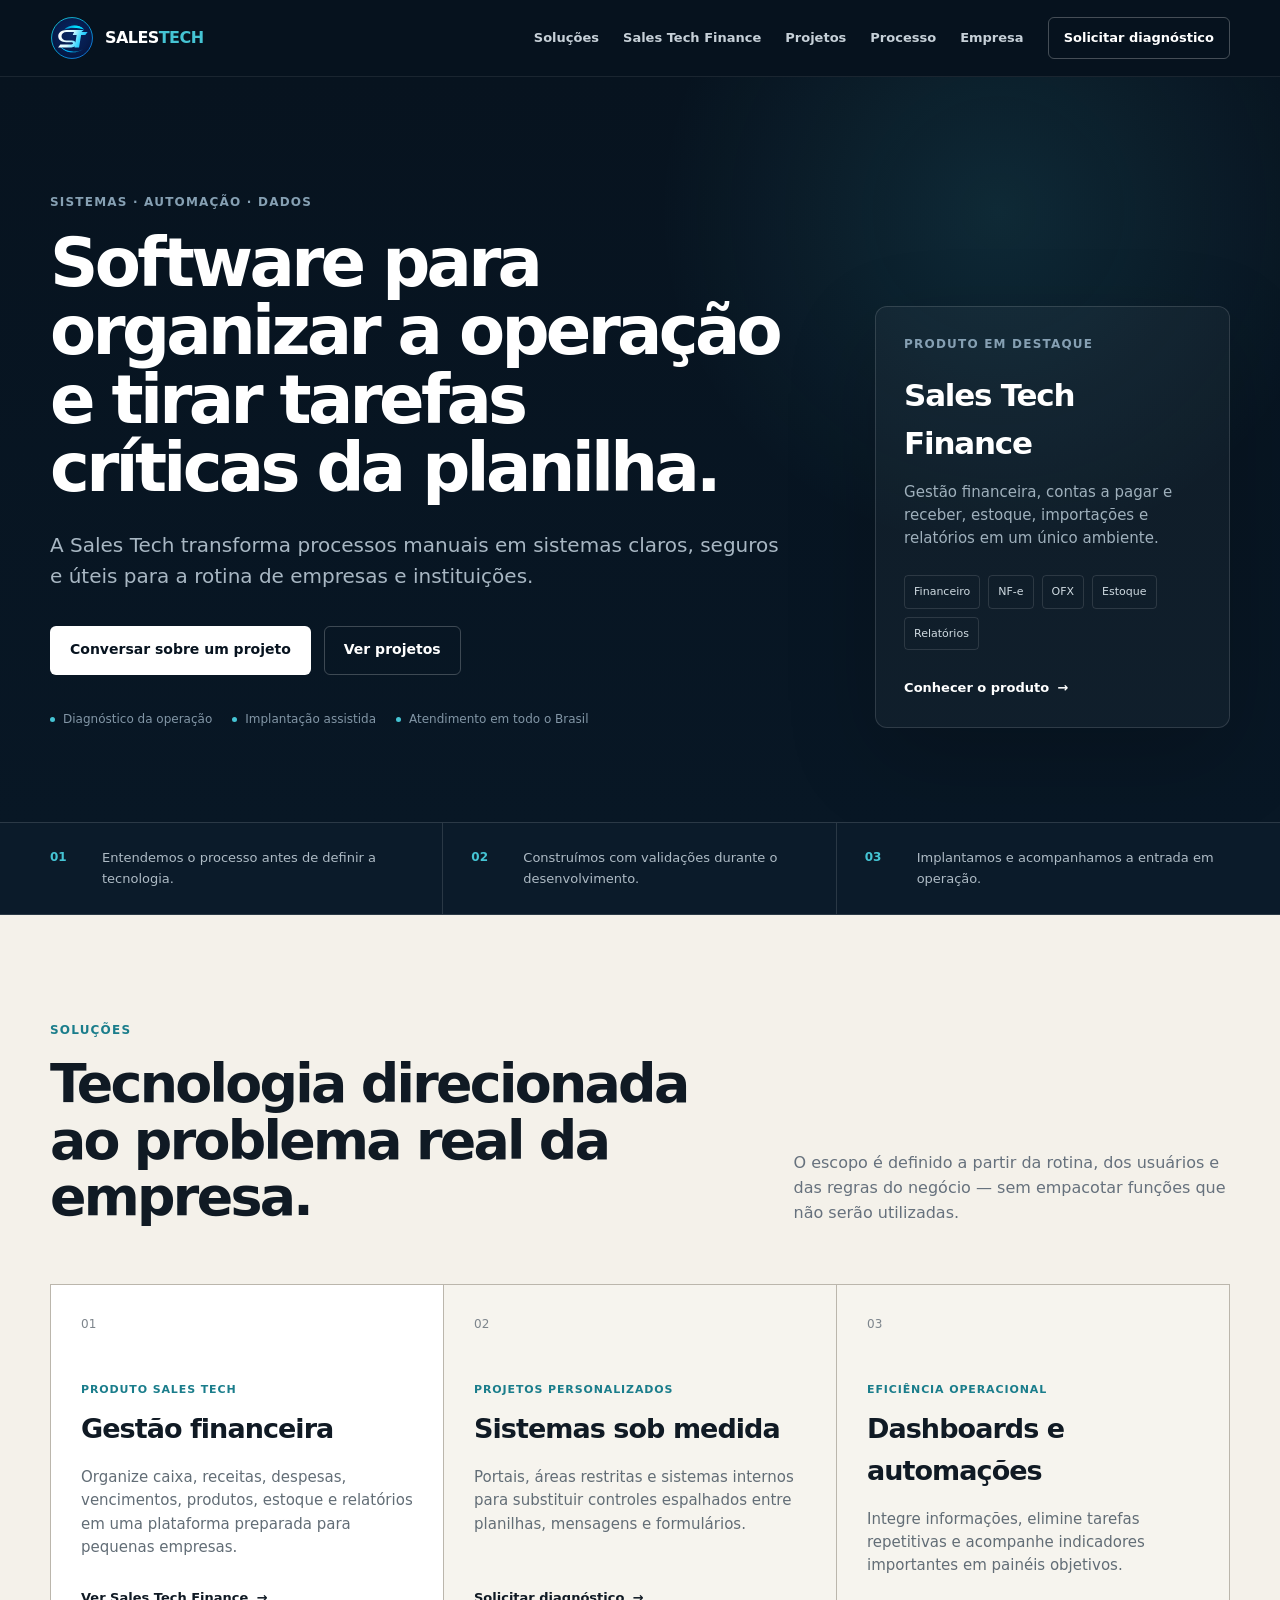
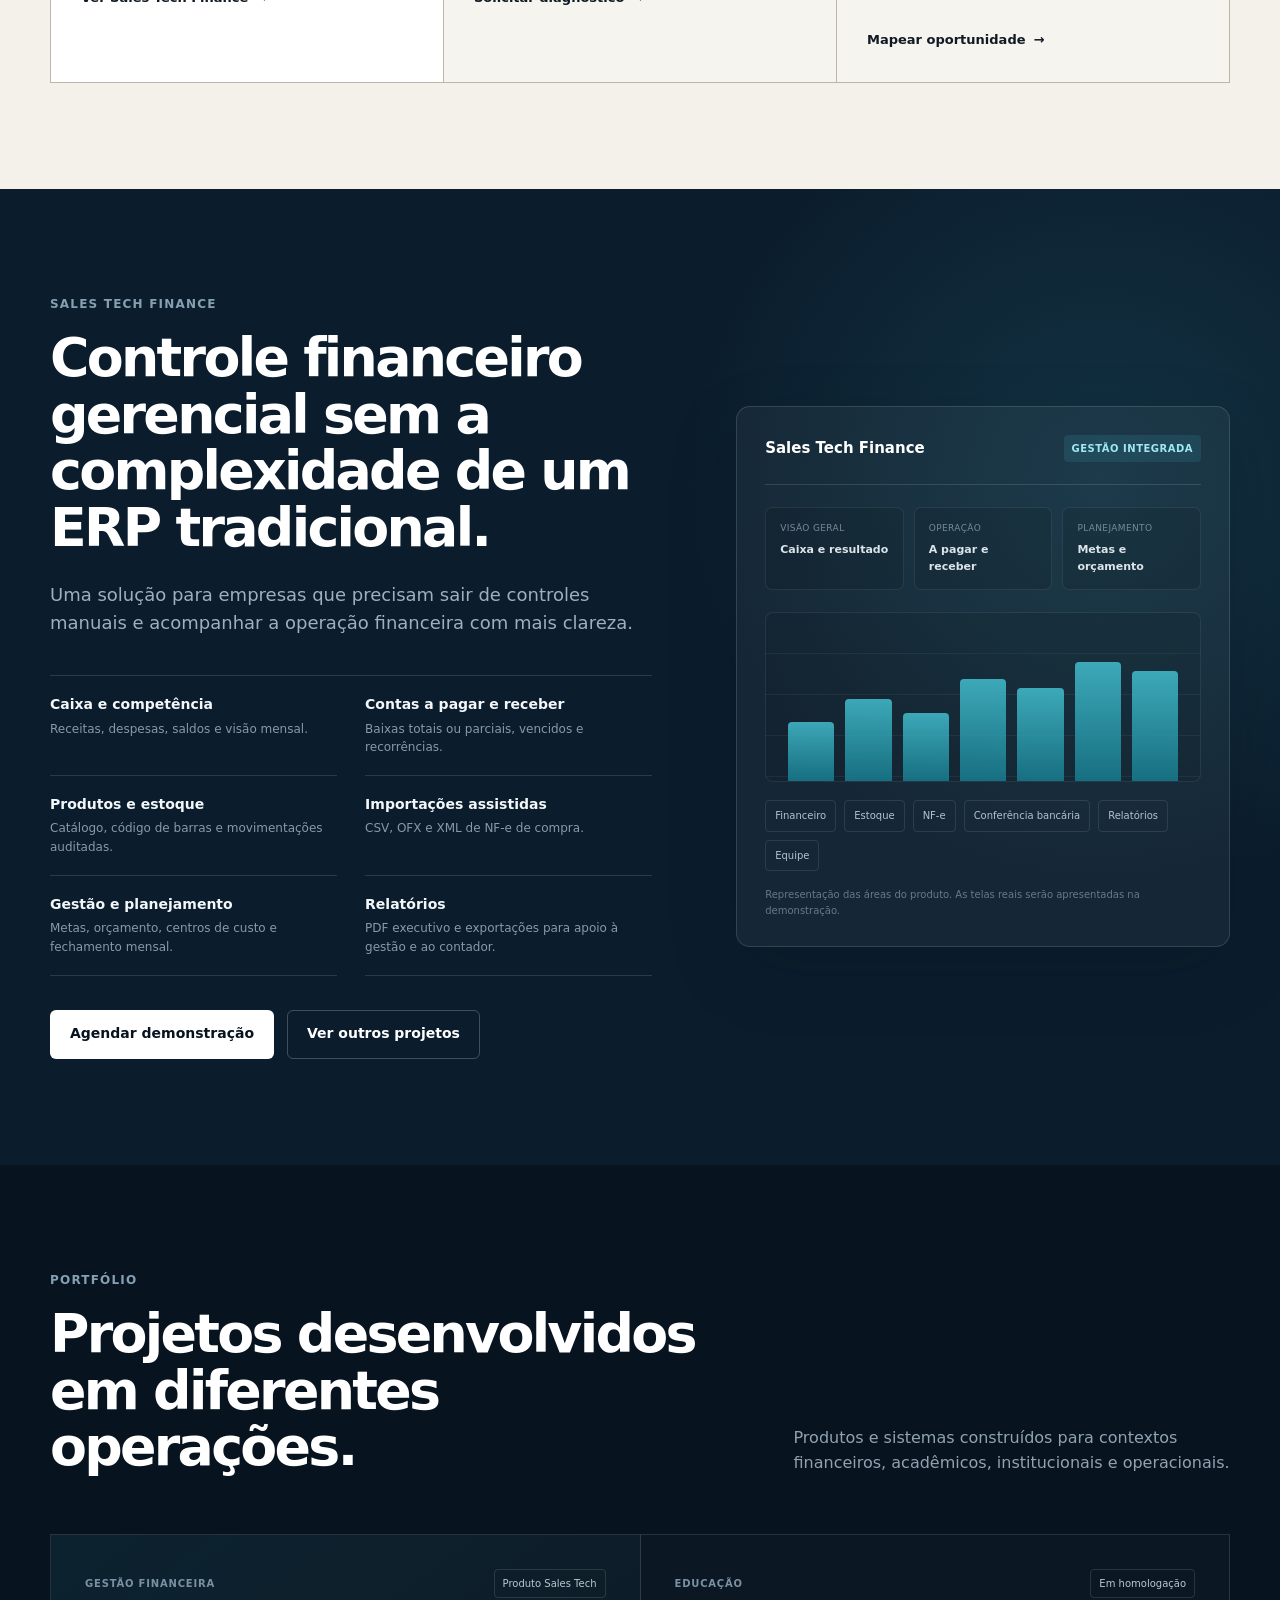
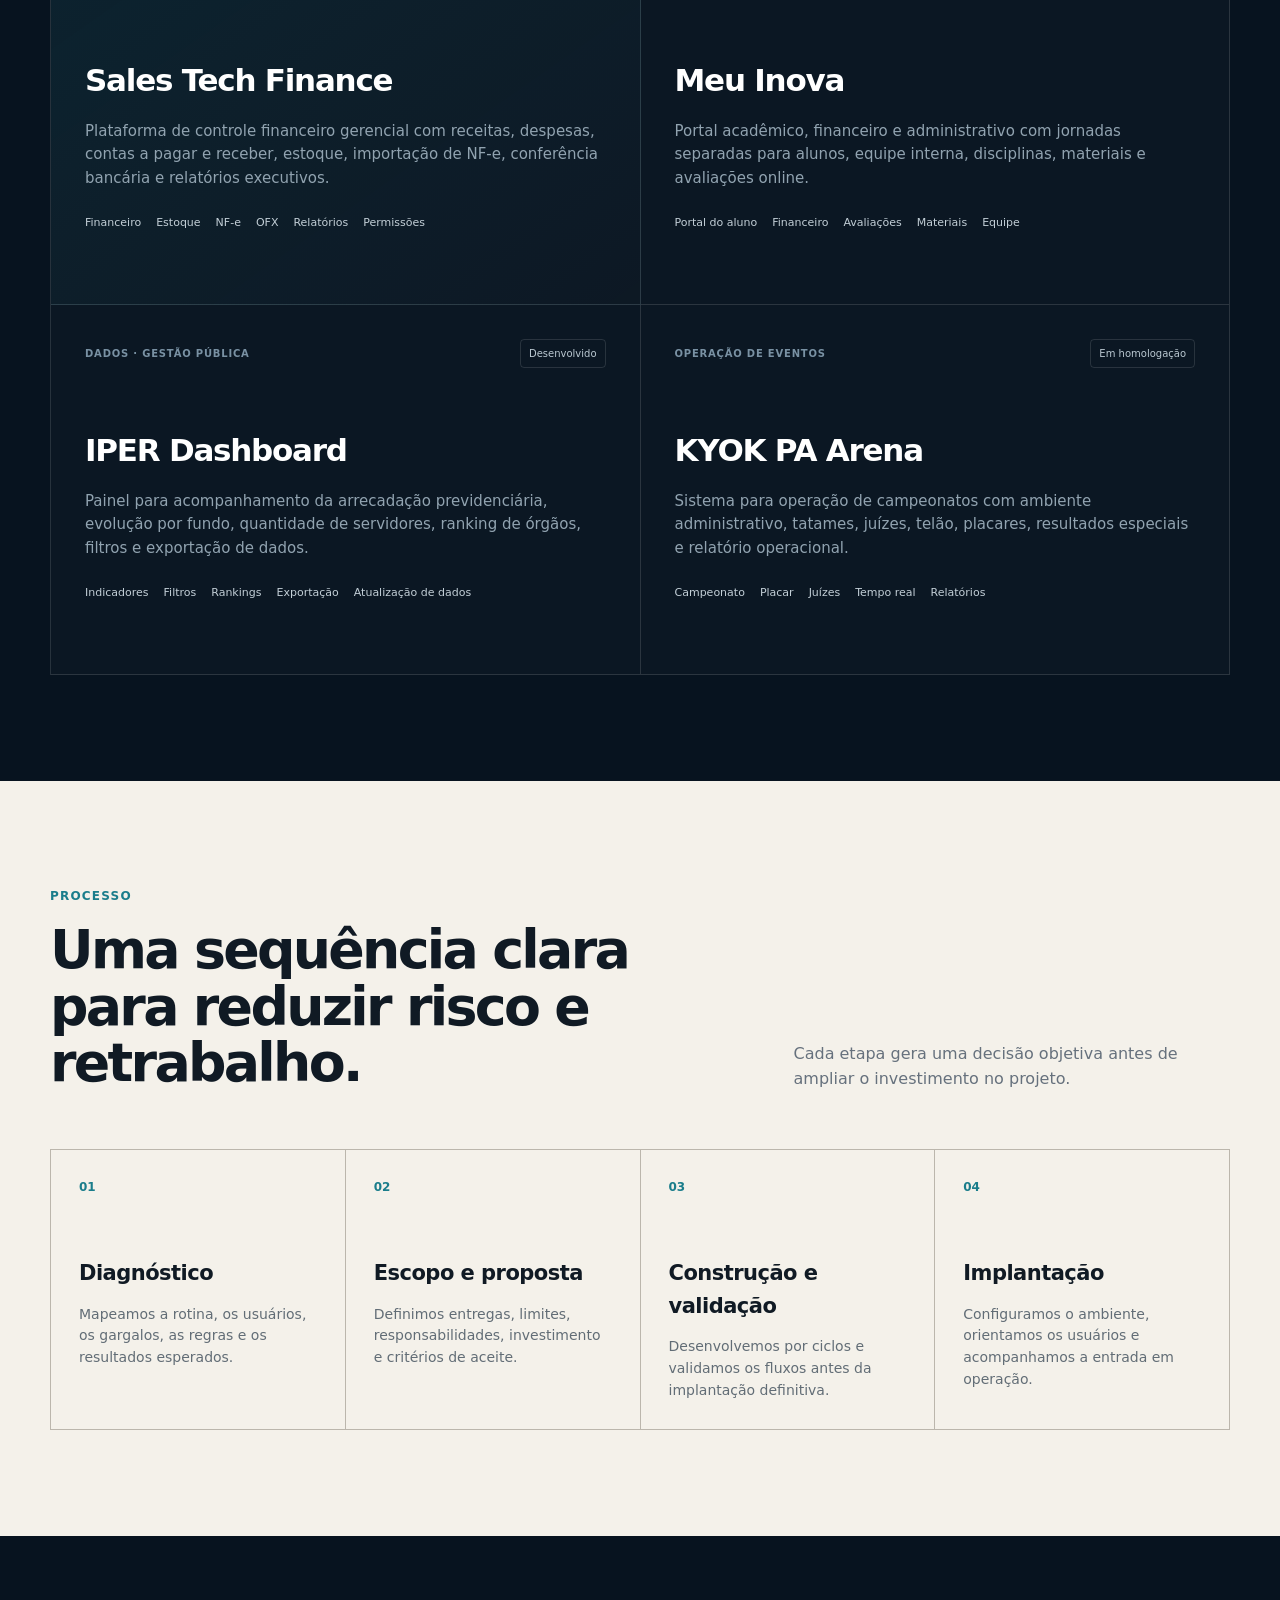
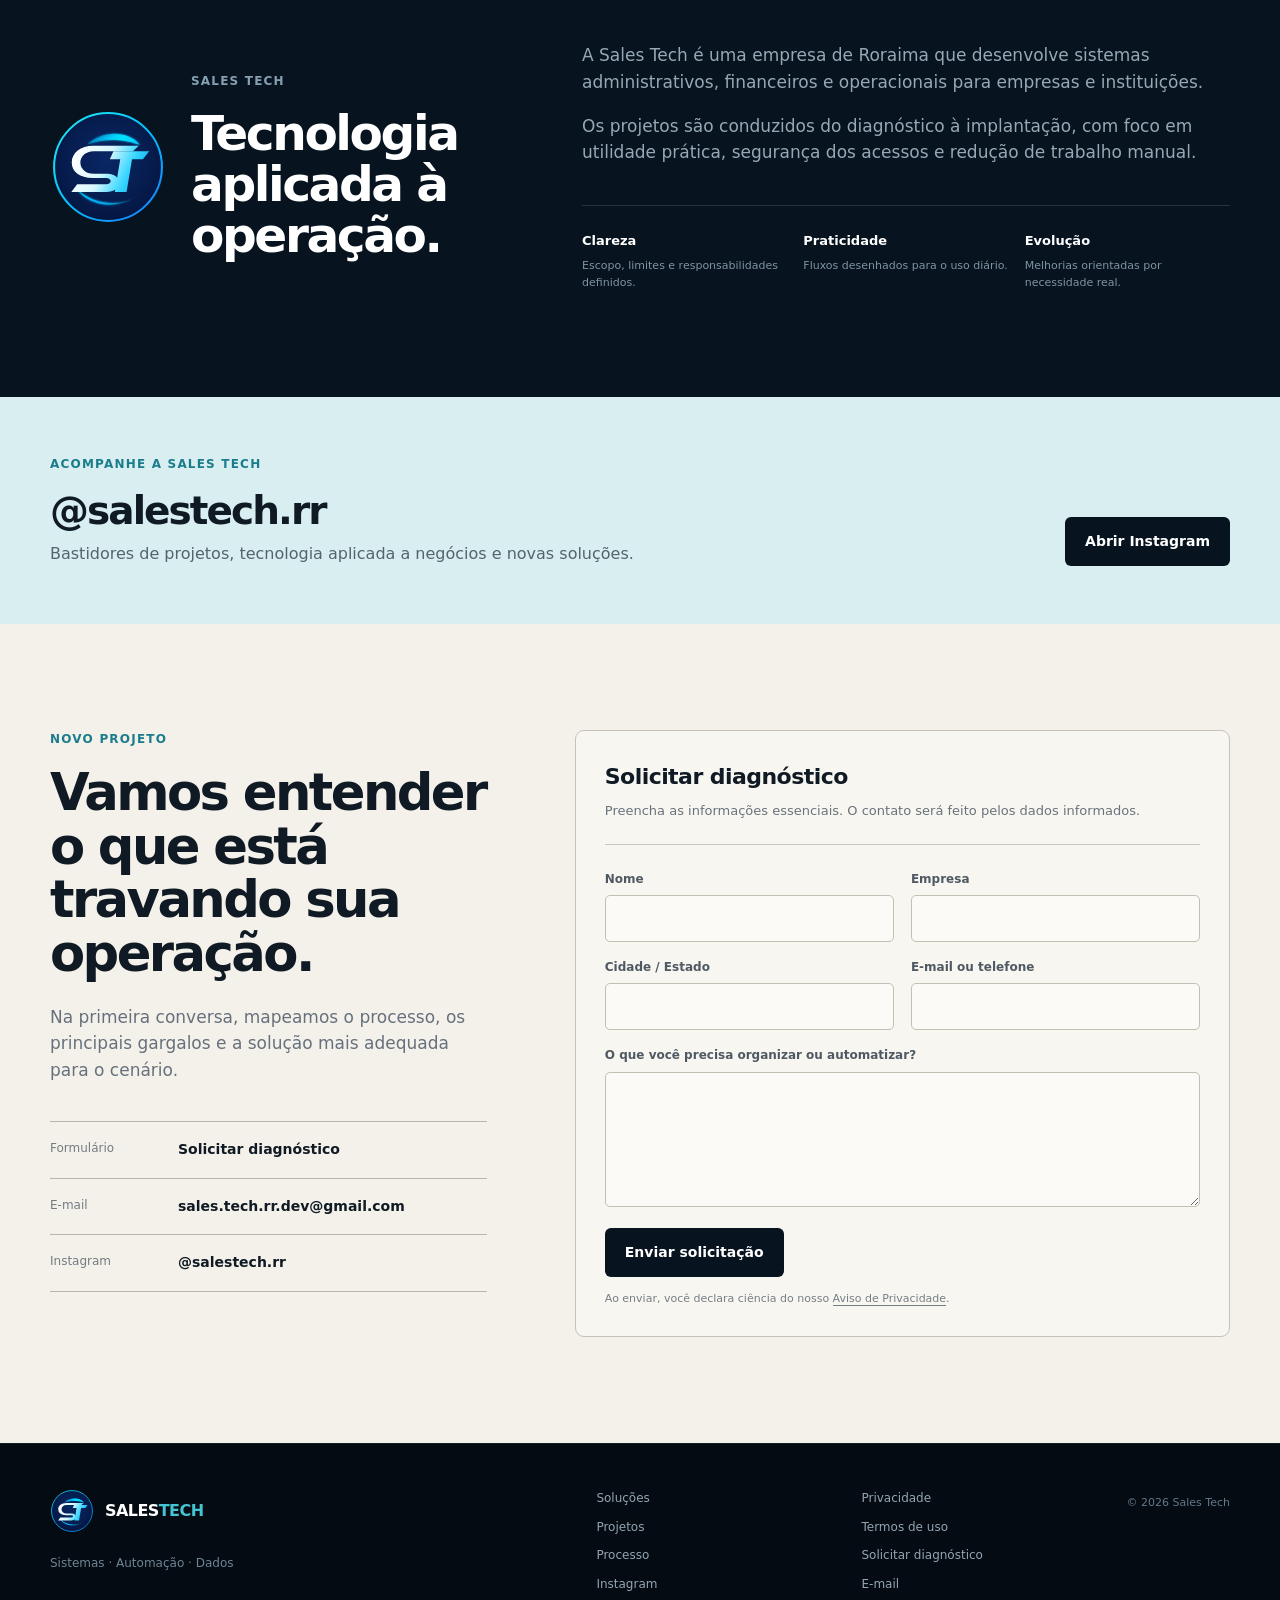
<file: index.html>
<!doctype html>
<html lang="pt-BR">
<head>
  <meta charset="utf-8">
  <meta name="viewport" content="width=device-width,initial-scale=1">
  <title>Sales Tech — Sistemas, automação e dados para empresas</title>
  <meta name="description" content="A Sales Tech desenvolve sistemas financeiros, portais, automações e dashboards para organizar operações e reduzir trabalho manual.">
  <meta name="theme-color" content="#07131f">
  <link rel="canonical" href="https://salestech.agency/">
  <link rel="icon" href="assets/logo-st.svg" type="image/svg+xml">

  <meta property="og:type" content="website">
  <meta property="og:locale" content="pt_BR">
  <meta property="og:title" content="Sales Tech — Tecnologia aplicada à operação">
  <meta property="og:description" content="Sistemas, automações e dashboards desenvolvidos para organizar processos, integrar dados e reduzir trabalho manual.">
  <meta property="og:url" content="https://salestech.agency/">
  <meta property="og:site_name" content="Sales Tech">

  <meta name="twitter:card" content="summary">
  <meta name="twitter:title" content="Sales Tech — Tecnologia aplicada à operação">
  <meta name="twitter:description" content="Sistemas, automações e dashboards para empresas em todo o Brasil.">

  <link rel="stylesheet" href="styles.css">
  <script type="application/ld+json">
  {
    "@context": "https://schema.org",
    "@type": "ProfessionalService",
    "name": "Sales Tech",
    "url": "https://salestech.agency/",
    "logo": "https://salestech.agency/assets/logo-st.svg",
    "email": "sales.tech.rr.dev@gmail.com",
    "sameAs": ["https://www.instagram.com/salestech.rr/"],
    "areaServed": "BR",
    "address": {
      "@type": "PostalAddress",
      "addressRegion": "Roraima",
      "addressCountry": "BR"
    },
    "description": "Desenvolvimento de sistemas, automações e dashboards para empresas."
  }
  </script>
</head>
<body>
  <a class="skip-link" href="#conteudo">Pular para o conteúdo</a>

  <header class="header" id="topo">
    <div class="wrap nav">
      <a class="brand" href="#topo" aria-label="Sales Tech — início">
        <span class="brand-logo" aria-hidden="true"></span>
        <span>SALES<span>TECH</span></span>
      </a>

      <button class="menu-button" id="menuButton" type="button" aria-label="Abrir menu" aria-expanded="false" aria-controls="siteNav">
        <span aria-hidden="true">☰</span>
      </button>

      <nav id="siteNav" aria-label="Navegação principal">
        <a href="#solucoes">Soluções</a>
        <a href="#finance">Sales Tech Finance</a>
        <a href="#projetos">Projetos</a>
        <a href="#processo">Processo</a>
        <a href="#empresa">Empresa</a>
        <a class="nav-button" href="#contato">Solicitar diagnóstico</a>
      </nav>
    </div>
  </header>

  <main id="conteudo">
    <section class="hero">
      <div class="wrap hero-grid">
        <div class="hero-copy">
          <p class="eyebrow">Sistemas · Automação · Dados</p>
          <h1>Software para organizar a operação e tirar tarefas críticas da planilha.</h1>
          <p class="lead">A Sales Tech transforma processos manuais em sistemas claros, seguros e úteis para a rotina de empresas e instituições.</p>

          <div class="actions">
            <a class="btn primary" href="#contato">Conversar sobre um projeto</a>
            <a class="btn secondary" href="#projetos">Ver projetos</a>
          </div>

          <div class="hero-points" aria-label="Diferenciais">
            <span>Diagnóstico da operação</span>
            <span>Implantação assistida</span>
            <span>Atendimento em todo o Brasil</span>
          </div>
        </div>

        <aside class="hero-product" aria-label="Produto em destaque">
          <p class="eyebrow">Produto em destaque</p>
          <h2>Sales Tech Finance</h2>
          <p>Gestão financeira, contas a pagar e receber, estoque, importações e relatórios em um único ambiente.</p>
          <div class="product-tags" aria-label="Recursos principais">
            <span>Financeiro</span>
            <span>NF-e</span>
            <span>OFX</span>
            <span>Estoque</span>
            <span>Relatórios</span>
          </div>
          <a href="#finance" class="inline-link">Conhecer o produto <span aria-hidden="true">→</span></a>
        </aside>
      </div>
    </section>

    <section class="proof-strip" aria-label="Forma de trabalho">
      <div class="wrap proof-strip-grid">
        <div><strong>01</strong><span>Entendemos o processo antes de definir a tecnologia.</span></div>
        <div><strong>02</strong><span>Construímos com validações durante o desenvolvimento.</span></div>
        <div><strong>03</strong><span>Implantamos e acompanhamos a entrada em operação.</span></div>
      </div>
    </section>

    <section class="section light" id="solucoes">
      <div class="wrap">
        <div class="section-heading">
          <div>
            <p class="eyebrow dark-eyebrow">Soluções</p>
            <h2>Tecnologia direcionada ao problema real da empresa.</h2>
          </div>
          <p>O escopo é definido a partir da rotina, dos usuários e das regras do negócio — sem empacotar funções que não serão utilizadas.</p>
        </div>

        <div class="solution-grid">
          <article class="solution-card featured-card">
            <span class="card-number">01</span>
            <p class="card-kicker">Produto Sales Tech</p>
            <h3>Gestão financeira</h3>
            <p>Organize caixa, receitas, despesas, vencimentos, produtos, estoque e relatórios em uma plataforma preparada para pequenas empresas.</p>
            <a href="#finance" class="inline-link">Ver Sales Tech Finance <span aria-hidden="true">→</span></a>
          </article>

          <article class="solution-card">
            <span class="card-number">02</span>
            <p class="card-kicker">Projetos personalizados</p>
            <h3>Sistemas sob medida</h3>
            <p>Portais, áreas restritas e sistemas internos para substituir controles espalhados entre planilhas, mensagens e formulários.</p>
            <a href="#contato" class="inline-link">Solicitar diagnóstico <span aria-hidden="true">→</span></a>
          </article>

          <article class="solution-card">
            <span class="card-number">03</span>
            <p class="card-kicker">Eficiência operacional</p>
            <h3>Dashboards e automações</h3>
            <p>Integre informações, elimine tarefas repetitivas e acompanhe indicadores importantes em painéis objetivos.</p>
            <a href="#contato" class="inline-link">Mapear oportunidade <span aria-hidden="true">→</span></a>
          </article>
        </div>
      </div>
    </section>

    <section class="section finance-section" id="finance">
      <div class="wrap finance-grid">
        <div class="finance-copy">
          <p class="eyebrow">Sales Tech Finance</p>
          <h2>Controle financeiro gerencial sem a complexidade de um ERP tradicional.</h2>
          <p class="section-lead">Uma solução para empresas que precisam sair de controles manuais e acompanhar a operação financeira com mais clareza.</p>

          <ul class="capability-list">
            <li><strong>Caixa e competência</strong><span>Receitas, despesas, saldos e visão mensal.</span></li>
            <li><strong>Contas a pagar e receber</strong><span>Baixas totais ou parciais, vencidos e recorrências.</span></li>
            <li><strong>Produtos e estoque</strong><span>Catálogo, código de barras e movimentações auditadas.</span></li>
            <li><strong>Importações assistidas</strong><span>CSV, OFX e XML de NF-e de compra.</span></li>
            <li><strong>Gestão e planejamento</strong><span>Metas, orçamento, centros de custo e fechamento mensal.</span></li>
            <li><strong>Relatórios</strong><span>PDF executivo e exportações para apoio à gestão e ao contador.</span></li>
          </ul>

          <div class="actions">
            <a class="btn primary" href="#contato">Agendar demonstração</a>
            <a class="btn ghost" href="#projetos">Ver outros projetos</a>
          </div>
        </div>

        <div class="finance-visual" aria-label="Resumo das áreas do Sales Tech Finance">
          <div class="visual-top">
            <span class="visual-brand">Sales Tech Finance</span>
            <span class="visual-status">Gestão integrada</span>
          </div>

          <div class="visual-metrics">
            <div><span>Visão geral</span><strong>Caixa e resultado</strong></div>
            <div><span>Operação</span><strong>A pagar e receber</strong></div>
            <div><span>Planejamento</span><strong>Metas e orçamento</strong></div>
          </div>

          <div class="visual-chart" aria-hidden="true">
            <span style="--h:42%"></span>
            <span style="--h:58%"></span>
            <span style="--h:48%"></span>
            <span style="--h:72%"></span>
            <span style="--h:66%"></span>
            <span style="--h:84%"></span>
            <span style="--h:78%"></span>
          </div>

          <div class="visual-modules">
            <span>Financeiro</span>
            <span>Estoque</span>
            <span>NF-e</span>
            <span>Conferência bancária</span>
            <span>Relatórios</span>
            <span>Equipe</span>
          </div>
          <p class="visual-note">Representação das áreas do produto. As telas reais serão apresentadas na demonstração.</p>
        </div>
      </div>
    </section>

    <section class="section dark" id="projetos">
      <div class="wrap">
        <div class="section-heading dark-heading">
          <div>
            <p class="eyebrow">Portfólio</p>
            <h2>Projetos desenvolvidos em diferentes operações.</h2>
          </div>
          <p>Produtos e sistemas construídos para contextos financeiros, acadêmicos, institucionais e operacionais.</p>
        </div>

        <div class="portfolio-grid" id="portfolioGrid" aria-live="polite"></div>
        <noscript><p class="noscript-message">Ative o JavaScript para visualizar os projetos e seus links.</p></noscript>
      </div>
    </section>

    <section class="section light" id="processo">
      <div class="wrap">
        <div class="section-heading">
          <div>
            <p class="eyebrow dark-eyebrow">Processo</p>
            <h2>Uma sequência clara para reduzir risco e retrabalho.</h2>
          </div>
          <p>Cada etapa gera uma decisão objetiva antes de ampliar o investimento no projeto.</p>
        </div>

        <div class="process-grid">
          <article>
            <span>01</span>
            <h3>Diagnóstico</h3>
            <p>Mapeamos a rotina, os usuários, os gargalos, as regras e os resultados esperados.</p>
          </article>
          <article>
            <span>02</span>
            <h3>Escopo e proposta</h3>
            <p>Definimos entregas, limites, responsabilidades, investimento e critérios de aceite.</p>
          </article>
          <article>
            <span>03</span>
            <h3>Construção e validação</h3>
            <p>Desenvolvemos por ciclos e validamos os fluxos antes da implantação definitiva.</p>
          </article>
          <article>
            <span>04</span>
            <h3>Implantação</h3>
            <p>Configuramos o ambiente, orientamos os usuários e acompanhamos a entrada em operação.</p>
          </article>
        </div>
      </div>
    </section>

    <section class="section company-section" id="empresa">
      <div class="wrap company-grid">
        <div class="company-brand">
          <span class="brand-logo large" aria-hidden="true"></span>
          <div>
            <p class="eyebrow">Sales Tech</p>
            <h2>Tecnologia aplicada à operação.</h2>
          </div>
        </div>

        <div class="company-copy">
          <p>A Sales Tech é uma empresa de Roraima que desenvolve sistemas administrativos, financeiros e operacionais para empresas e instituições.</p>
          <p>Os projetos são conduzidos do diagnóstico à implantação, com foco em utilidade prática, segurança dos acessos e redução de trabalho manual.</p>

          <div class="company-values">
            <div><strong>Clareza</strong><span>Escopo, limites e responsabilidades definidos.</span></div>
            <div><strong>Praticidade</strong><span>Fluxos desenhados para o uso diário.</span></div>
            <div><strong>Evolução</strong><span>Melhorias orientadas por necessidade real.</span></div>
          </div>
        </div>
      </div>
    </section>

    <section class="social-band">
      <div class="wrap social-band-inner">
        <div>
          <p class="eyebrow dark-eyebrow">Acompanhe a Sales Tech</p>
          <h2>@salestech.rr</h2>
          <p>Bastidores de projetos, tecnologia aplicada a negócios e novas soluções.</p>
        </div>
        <a class="btn dark-button" data-instagram href="https://www.instagram.com/salestech.rr/" target="_blank" rel="noopener">Abrir Instagram</a>
      </div>
    </section>

    <section class="section contact" id="contato">
      <div class="wrap contact-grid">
        <div class="contact-copy">
          <p class="eyebrow dark-eyebrow">Novo projeto</p>
          <h2>Vamos entender o que está travando sua operação.</h2>
          <p>Na primeira conversa, mapeamos o processo, os principais gargalos e a solução mais adequada para o cenário.</p>

          <div class="contact-channels">
            <a href="#diagnosticForm">
              <span>Formulário</span>
              <strong>Solicitar diagnóstico</strong>
            </a>
            <a id="directEmail" href="mailto:sales.tech.rr.dev@gmail.com">
              <span>E-mail</span>
              <strong>sales.tech.rr.dev@gmail.com</strong>
            </a>
            <a data-instagram href="https://www.instagram.com/salestech.rr/" target="_blank" rel="noopener">
              <span>Instagram</span>
              <strong>@salestech.rr</strong>
            </a>
          </div>
        </div>

        <form id="diagnosticForm">
          <div class="form-header">
            <h3>Solicitar diagnóstico</h3>
            <p>Preencha as informações essenciais. O contato será feito pelos dados informados.</p>
          </div>

          <div class="form-row">
            <label>Nome
              <input id="leadName" name="name" autocomplete="name" required>
            </label>
            <label>Empresa
              <input id="leadCompany" name="company" autocomplete="organization" required>
            </label>
          </div>

          <div class="form-row">
            <label>Cidade / Estado
              <input id="leadCity" name="city" autocomplete="address-level2">
            </label>
            <label>E-mail ou telefone
              <input id="leadContact" name="contact" autocomplete="email" required>
            </label>
          </div>

          <label>O que você precisa organizar ou automatizar?
            <textarea id="leadProblem" name="problem" rows="5" required></textarea>
          </label>

          <button class="btn submit" type="submit">Enviar solicitação</button>
          <p class="form-note" aria-live="polite">Ao enviar, você declara ciência do nosso <a href="privacidade.html">Aviso de Privacidade</a>.</p>
        </form>
      </div>
    </section>
  </main>

  <footer>
    <div class="wrap footer-grid">
      <div>
        <a class="brand" href="#topo" aria-label="Sales Tech — início">
          <span class="brand-logo" aria-hidden="true"></span>
          <span>SALES<span>TECH</span></span>
        </a>
        <p>Sistemas · Automação · Dados</p>
      </div>

      <div class="footer-links">
        <a href="#solucoes">Soluções</a>
        <a href="#projetos">Projetos</a>
        <a href="#processo">Processo</a>
        <a data-instagram href="https://www.instagram.com/salestech.rr/" target="_blank" rel="noopener">Instagram</a>
      </div>

      <div class="footer-links">
        <a href="privacidade.html">Privacidade</a>
        <a href="termos.html">Termos de uso</a>
        <a href="#contato">Solicitar diagnóstico</a>
        <a id="footerEmail" href="mailto:sales.tech.rr.dev@gmail.com">E-mail</a>
      </div>

      <p class="copyright">© <span id="currentYear">2026</span> Sales Tech</p>
    </div>
  </footer>

  <div class="video-modal" id="videoModal" hidden aria-hidden="true">
    <div class="video-backdrop" data-close-video></div>
    <div class="video-dialog" role="dialog" aria-modal="true" aria-labelledby="videoTitle">
      <div class="video-dialog-header">
        <h2 id="videoTitle">Demonstração</h2>
        <button type="button" class="video-close" data-close-video aria-label="Fechar vídeo">×</button>
      </div>
      <div class="video-content" id="videoContent"></div>
    </div>
  </div>

  <script src="config.js"></script>
  <script src="script.js"></script>
</body>
</html>
</file>
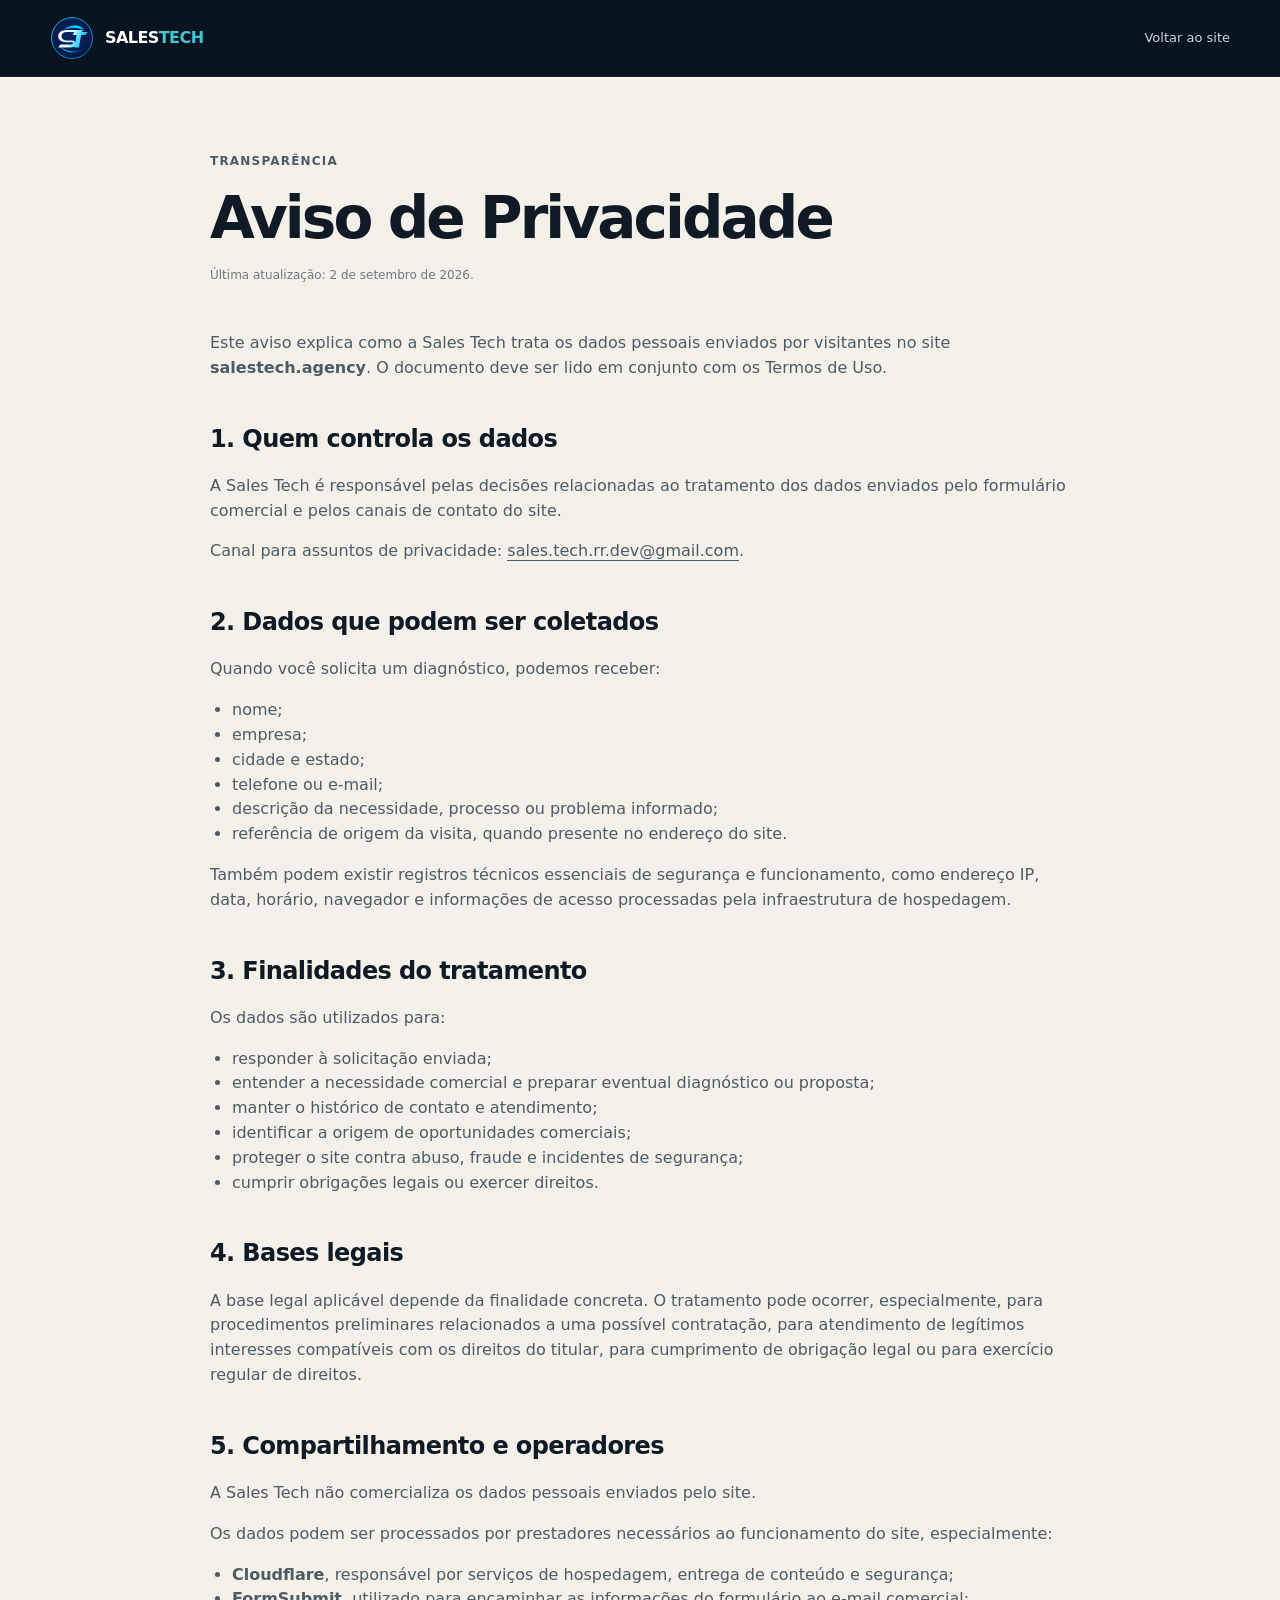
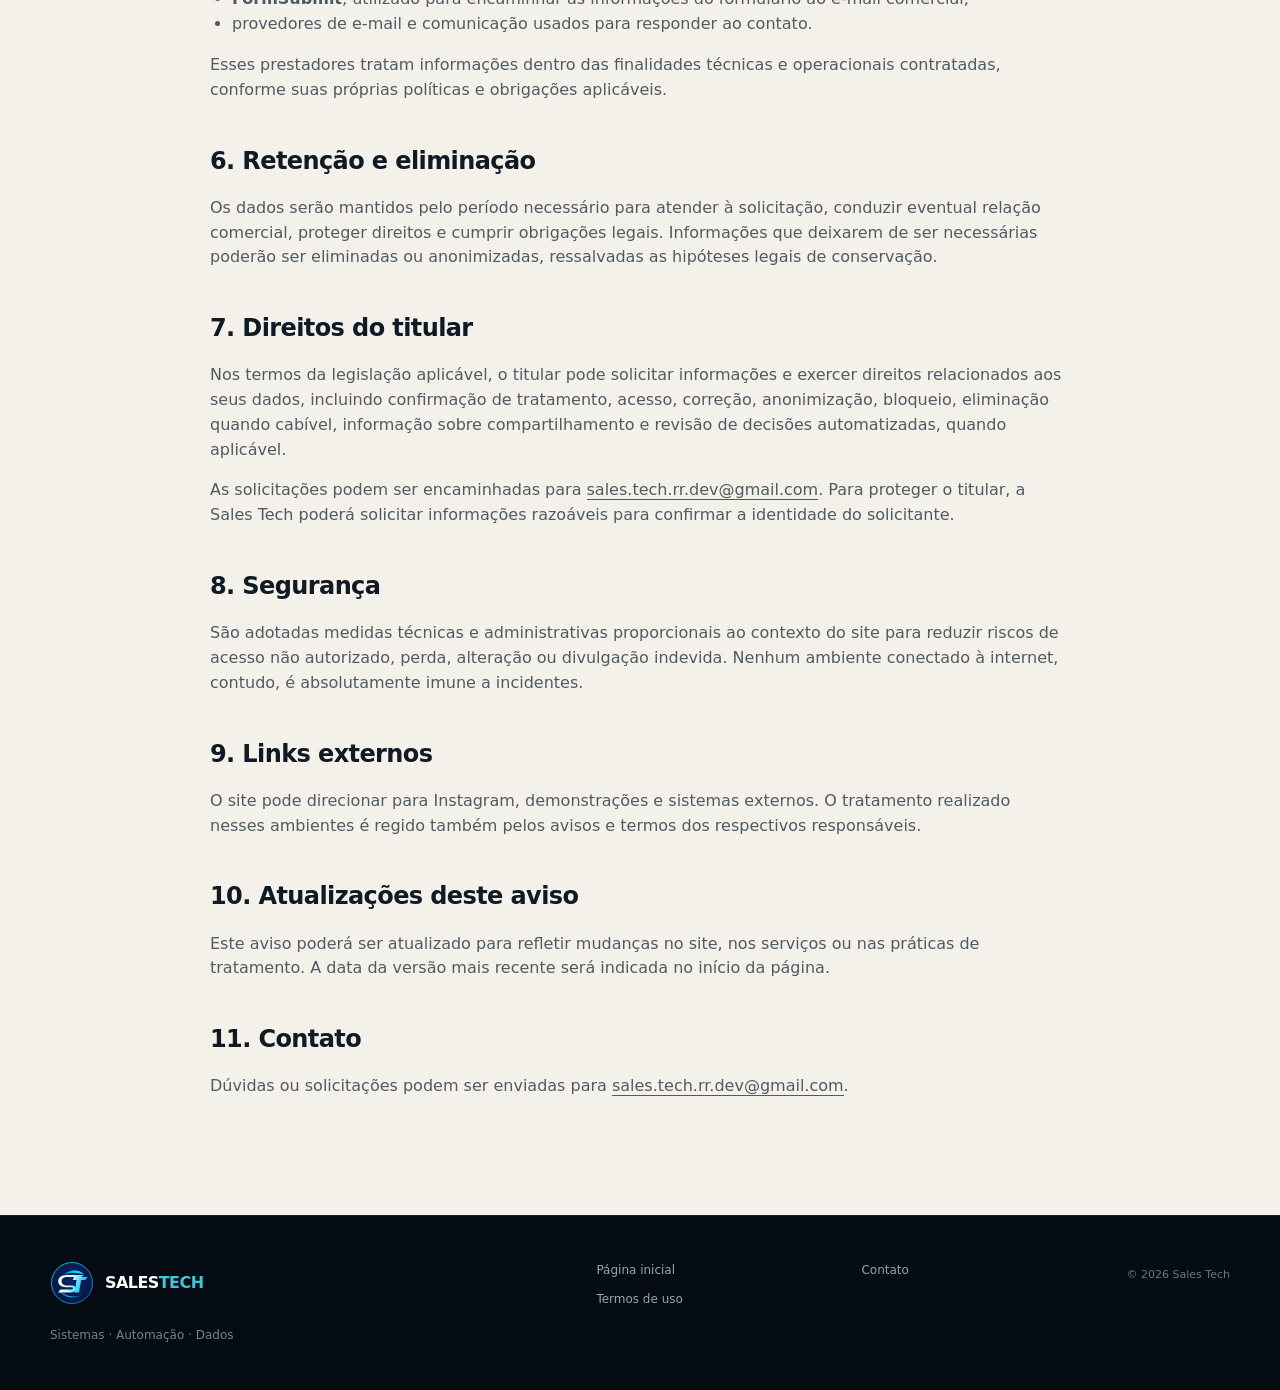
<file: privacidade.html>
<!doctype html>
<html lang="pt-BR">
<head>
  <meta charset="utf-8">
  <meta name="viewport" content="width=device-width,initial-scale=1">
  <title>Aviso de Privacidade — Sales Tech</title>
  <meta name="description" content="Aviso de Privacidade do site da Sales Tech.">
  <meta name="theme-color" content="#07131f">
  <link rel="canonical" href="https://salestech.agency/privacidade.html">
  <link rel="icon" href="assets/logo-st.svg" type="image/svg+xml">
  <link rel="stylesheet" href="styles.css">
</head>
<body class="legal-body">
  <header class="header legal-header">
    <div class="wrap nav">
      <a class="brand" href="index.html" aria-label="Sales Tech — página inicial">
        <span class="brand-logo" aria-hidden="true"></span>
        <span>SALES<span>TECH</span></span>
      </a>
      <a class="legal-back" href="index.html">Voltar ao site</a>
    </div>
  </header>

  <main class="legal-main">
    <article class="legal-content">
      <p class="eyebrow dark-eyebrow">Transparência</p>
      <h1>Aviso de Privacidade</h1>
      <p class="updated">Última atualização: 2 de setembro de 2026.</p>

      <p>Este aviso explica como a Sales Tech trata os dados pessoais enviados por visitantes no site <strong>salestech.agency</strong>. O documento deve ser lido em conjunto com os Termos de Uso.</p>

      <h2>1. Quem controla os dados</h2>
      <p>A Sales Tech é responsável pelas decisões relacionadas ao tratamento dos dados enviados pelo formulário comercial e pelos canais de contato do site.</p>
      <p>Canal para assuntos de privacidade: <a href="mailto:sales.tech.rr.dev@gmail.com">sales.tech.rr.dev@gmail.com</a>.</p>

      <h2>2. Dados que podem ser coletados</h2>
      <p>Quando você solicita um diagnóstico, podemos receber:</p>
      <ul>
        <li>nome;</li>
        <li>empresa;</li>
        <li>cidade e estado;</li>
        <li>telefone ou e-mail;</li>
        <li>descrição da necessidade, processo ou problema informado;</li>
        <li>referência de origem da visita, quando presente no endereço do site.</li>
      </ul>
      <p>Também podem existir registros técnicos essenciais de segurança e funcionamento, como endereço IP, data, horário, navegador e informações de acesso processadas pela infraestrutura de hospedagem.</p>

      <h2>3. Finalidades do tratamento</h2>
      <p>Os dados são utilizados para:</p>
      <ul>
        <li>responder à solicitação enviada;</li>
        <li>entender a necessidade comercial e preparar eventual diagnóstico ou proposta;</li>
        <li>manter o histórico de contato e atendimento;</li>
        <li>identificar a origem de oportunidades comerciais;</li>
        <li>proteger o site contra abuso, fraude e incidentes de segurança;</li>
        <li>cumprir obrigações legais ou exercer direitos.</li>
      </ul>

      <h2>4. Bases legais</h2>
      <p>A base legal aplicável depende da finalidade concreta. O tratamento pode ocorrer, especialmente, para procedimentos preliminares relacionados a uma possível contratação, para atendimento de legítimos interesses compatíveis com os direitos do titular, para cumprimento de obrigação legal ou para exercício regular de direitos.</p>

      <h2>5. Compartilhamento e operadores</h2>
      <p>A Sales Tech não comercializa os dados pessoais enviados pelo site.</p>
      <p>Os dados podem ser processados por prestadores necessários ao funcionamento do site, especialmente:</p>
      <ul>
        <li><strong>Cloudflare</strong>, responsável por serviços de hospedagem, entrega de conteúdo e segurança;</li>
        <li><strong>FormSubmit</strong>, utilizado para encaminhar as informações do formulário ao e-mail comercial;</li>
        <li>provedores de e-mail e comunicação usados para responder ao contato.</li>
      </ul>
      <p>Esses prestadores tratam informações dentro das finalidades técnicas e operacionais contratadas, conforme suas próprias políticas e obrigações aplicáveis.</p>

      <h2>6. Retenção e eliminação</h2>
      <p>Os dados serão mantidos pelo período necessário para atender à solicitação, conduzir eventual relação comercial, proteger direitos e cumprir obrigações legais. Informações que deixarem de ser necessárias poderão ser eliminadas ou anonimizadas, ressalvadas as hipóteses legais de conservação.</p>

      <h2>7. Direitos do titular</h2>
      <p>Nos termos da legislação aplicável, o titular pode solicitar informações e exercer direitos relacionados aos seus dados, incluindo confirmação de tratamento, acesso, correção, anonimização, bloqueio, eliminação quando cabível, informação sobre compartilhamento e revisão de decisões automatizadas, quando aplicável.</p>
      <p>As solicitações podem ser encaminhadas para <a href="mailto:sales.tech.rr.dev@gmail.com">sales.tech.rr.dev@gmail.com</a>. Para proteger o titular, a Sales Tech poderá solicitar informações razoáveis para confirmar a identidade do solicitante.</p>

      <h2>8. Segurança</h2>
      <p>São adotadas medidas técnicas e administrativas proporcionais ao contexto do site para reduzir riscos de acesso não autorizado, perda, alteração ou divulgação indevida. Nenhum ambiente conectado à internet, contudo, é absolutamente imune a incidentes.</p>

      <h2>9. Links externos</h2>
      <p>O site pode direcionar para Instagram, demonstrações e sistemas externos. O tratamento realizado nesses ambientes é regido também pelos avisos e termos dos respectivos responsáveis.</p>

      <h2>10. Atualizações deste aviso</h2>
      <p>Este aviso poderá ser atualizado para refletir mudanças no site, nos serviços ou nas práticas de tratamento. A data da versão mais recente será indicada no início da página.</p>

      <h2>11. Contato</h2>
      <p>Dúvidas ou solicitações podem ser enviadas para <a href="mailto:sales.tech.rr.dev@gmail.com">sales.tech.rr.dev@gmail.com</a>.</p>
    </article>
  </main>

  <footer>
    <div class="wrap footer-grid">
      <div>
        <a class="brand" href="index.html">
          <span class="brand-logo" aria-hidden="true"></span>
          <span>SALES<span>TECH</span></span>
        </a>
        <p>Sistemas · Automação · Dados</p>
      </div>
      <div class="footer-links">
        <a href="index.html">Página inicial</a>
        <a href="termos.html">Termos de uso</a>
      </div>
      <div class="footer-links">
        <a href="mailto:sales.tech.rr.dev@gmail.com">Contato</a>
      </div>
      <p class="copyright">© <span id="currentYear">2026</span> Sales Tech</p>
    </div>
  </footer>

  <script src="config.js"></script>
  <script src="script.js"></script>
</body>
</html>
</file>
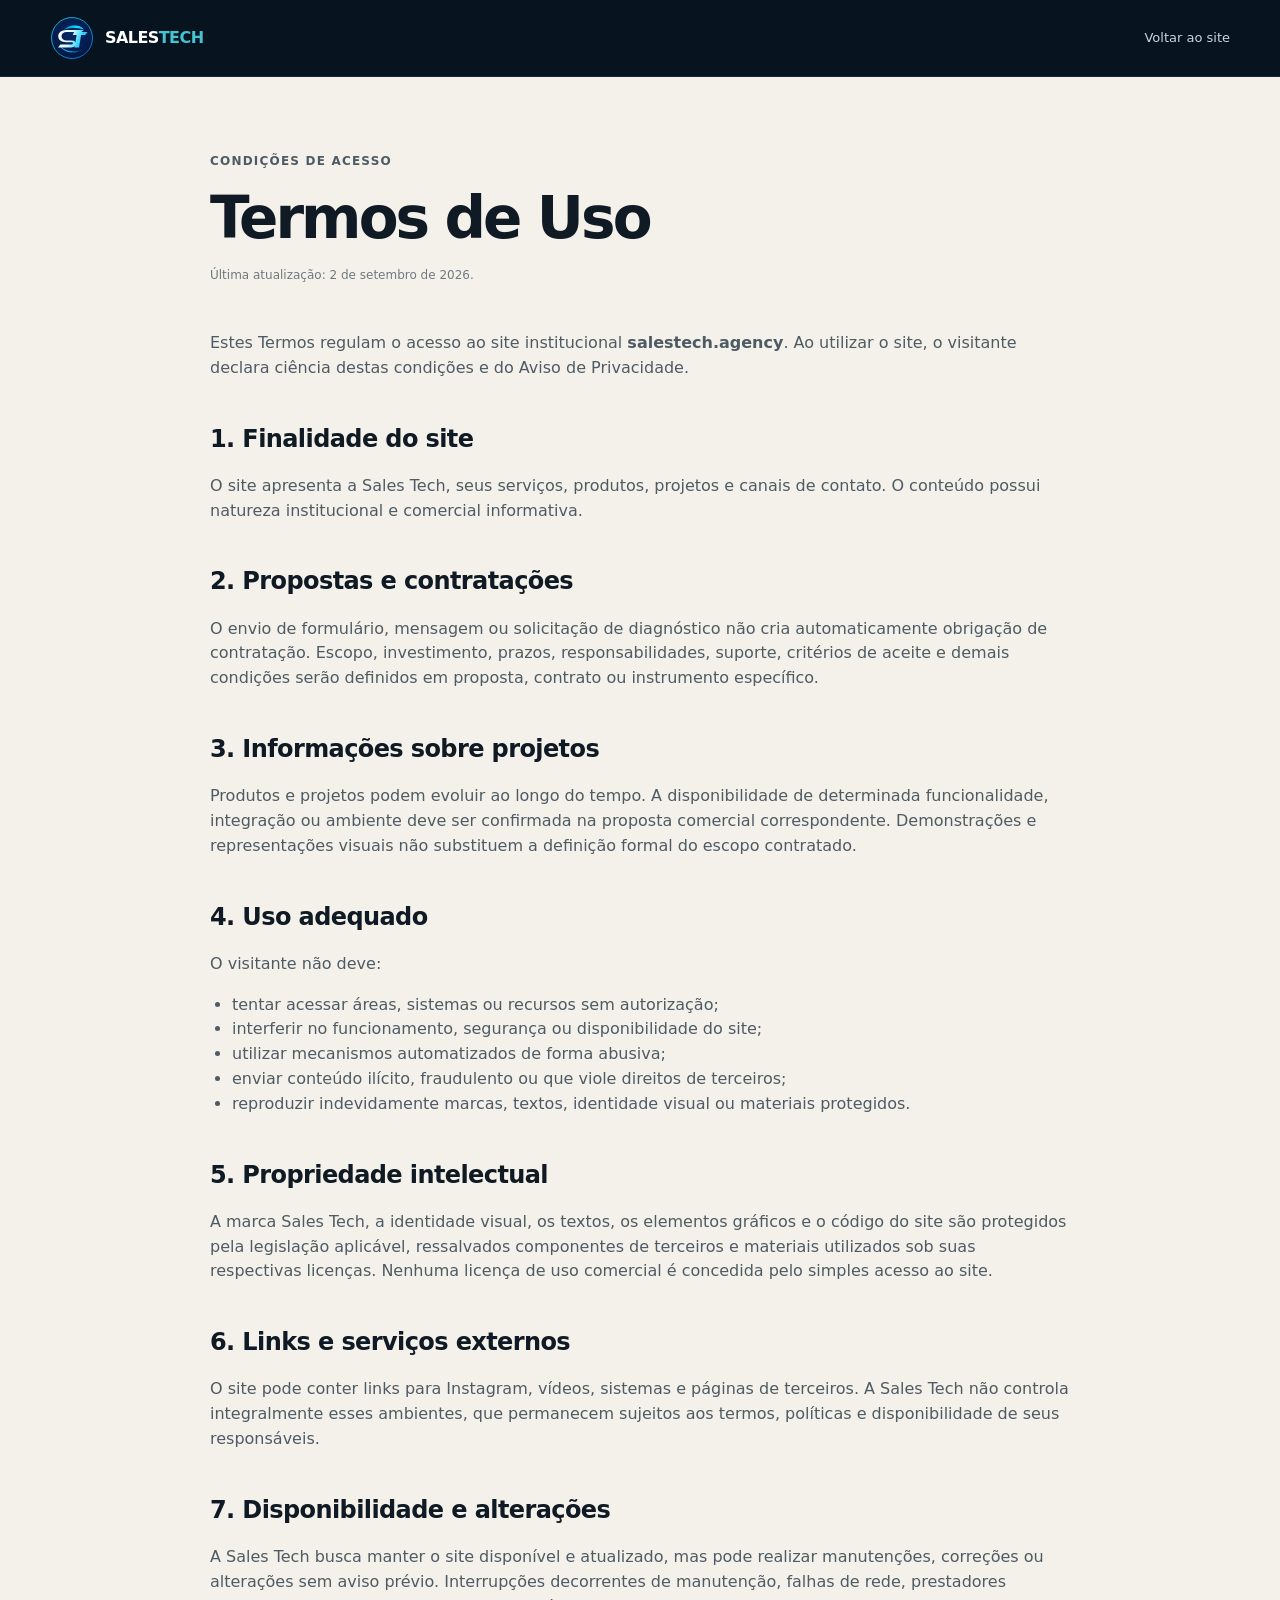
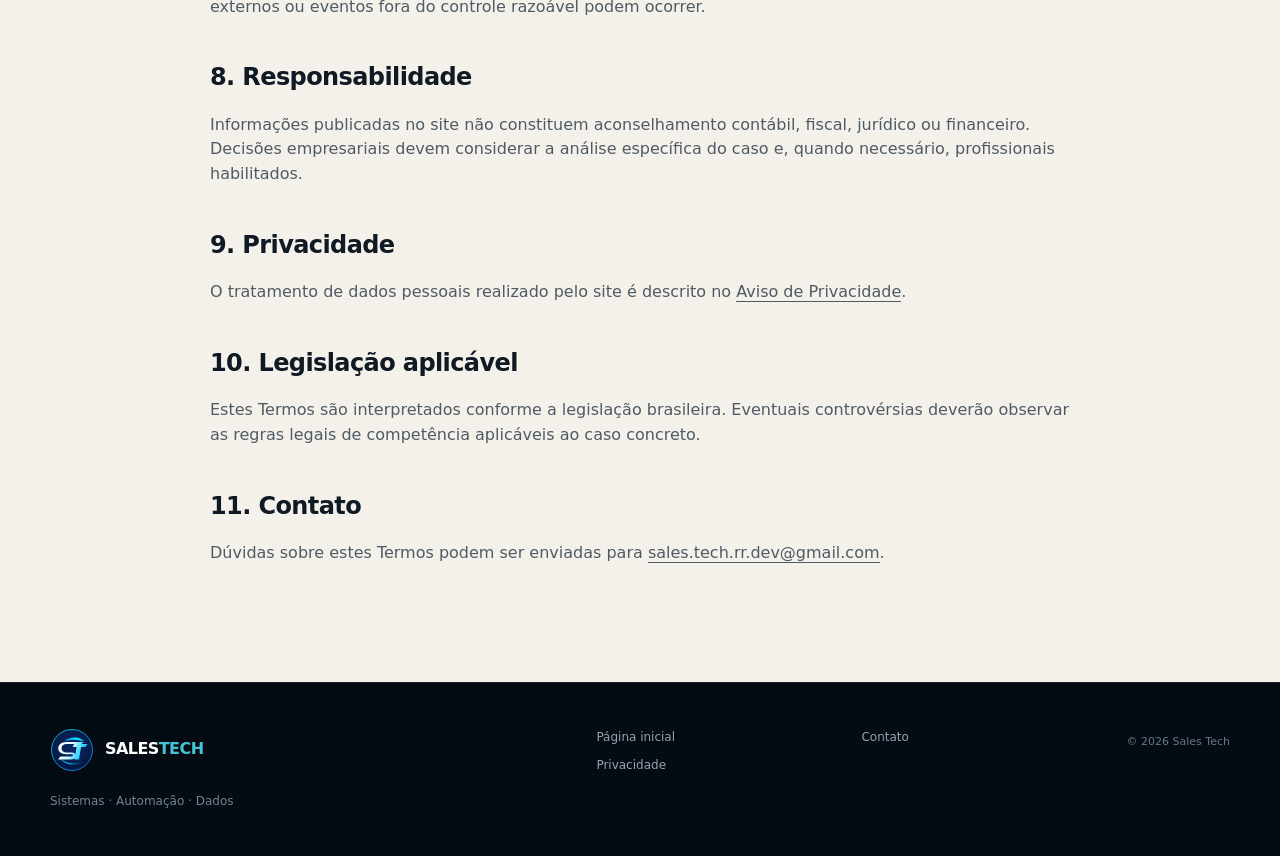
<file: termos.html>
<!doctype html>
<html lang="pt-BR">
<head>
  <meta charset="utf-8">
  <meta name="viewport" content="width=device-width,initial-scale=1">
  <title>Termos de Uso — Sales Tech</title>
  <meta name="description" content="Termos de Uso do site institucional da Sales Tech.">
  <meta name="theme-color" content="#07131f">
  <link rel="canonical" href="https://salestech.agency/termos.html">
  <link rel="icon" href="assets/logo-st.svg" type="image/svg+xml">
  <link rel="stylesheet" href="styles.css">
</head>
<body class="legal-body">
  <header class="header legal-header">
    <div class="wrap nav">
      <a class="brand" href="index.html" aria-label="Sales Tech — página inicial">
        <span class="brand-logo" aria-hidden="true"></span>
        <span>SALES<span>TECH</span></span>
      </a>
      <a class="legal-back" href="index.html">Voltar ao site</a>
    </div>
  </header>

  <main class="legal-main">
    <article class="legal-content">
      <p class="eyebrow dark-eyebrow">Condições de acesso</p>
      <h1>Termos de Uso</h1>
      <p class="updated">Última atualização: 2 de setembro de 2026.</p>

      <p>Estes Termos regulam o acesso ao site institucional <strong>salestech.agency</strong>. Ao utilizar o site, o visitante declara ciência destas condições e do Aviso de Privacidade.</p>

      <h2>1. Finalidade do site</h2>
      <p>O site apresenta a Sales Tech, seus serviços, produtos, projetos e canais de contato. O conteúdo possui natureza institucional e comercial informativa.</p>

      <h2>2. Propostas e contratações</h2>
      <p>O envio de formulário, mensagem ou solicitação de diagnóstico não cria automaticamente obrigação de contratação. Escopo, investimento, prazos, responsabilidades, suporte, critérios de aceite e demais condições serão definidos em proposta, contrato ou instrumento específico.</p>

      <h2>3. Informações sobre projetos</h2>
      <p>Produtos e projetos podem evoluir ao longo do tempo. A disponibilidade de determinada funcionalidade, integração ou ambiente deve ser confirmada na proposta comercial correspondente. Demonstrações e representações visuais não substituem a definição formal do escopo contratado.</p>

      <h2>4. Uso adequado</h2>
      <p>O visitante não deve:</p>
      <ul>
        <li>tentar acessar áreas, sistemas ou recursos sem autorização;</li>
        <li>interferir no funcionamento, segurança ou disponibilidade do site;</li>
        <li>utilizar mecanismos automatizados de forma abusiva;</li>
        <li>enviar conteúdo ilícito, fraudulento ou que viole direitos de terceiros;</li>
        <li>reproduzir indevidamente marcas, textos, identidade visual ou materiais protegidos.</li>
      </ul>

      <h2>5. Propriedade intelectual</h2>
      <p>A marca Sales Tech, a identidade visual, os textos, os elementos gráficos e o código do site são protegidos pela legislação aplicável, ressalvados componentes de terceiros e materiais utilizados sob suas respectivas licenças. Nenhuma licença de uso comercial é concedida pelo simples acesso ao site.</p>

      <h2>6. Links e serviços externos</h2>
      <p>O site pode conter links para Instagram, vídeos, sistemas e páginas de terceiros. A Sales Tech não controla integralmente esses ambientes, que permanecem sujeitos aos termos, políticas e disponibilidade de seus responsáveis.</p>

      <h2>7. Disponibilidade e alterações</h2>
      <p>A Sales Tech busca manter o site disponível e atualizado, mas pode realizar manutenções, correções ou alterações sem aviso prévio. Interrupções decorrentes de manutenção, falhas de rede, prestadores externos ou eventos fora do controle razoável podem ocorrer.</p>

      <h2>8. Responsabilidade</h2>
      <p>Informações publicadas no site não constituem aconselhamento contábil, fiscal, jurídico ou financeiro. Decisões empresariais devem considerar a análise específica do caso e, quando necessário, profissionais habilitados.</p>

      <h2>9. Privacidade</h2>
      <p>O tratamento de dados pessoais realizado pelo site é descrito no <a href="privacidade.html">Aviso de Privacidade</a>.</p>

      <h2>10. Legislação aplicável</h2>
      <p>Estes Termos são interpretados conforme a legislação brasileira. Eventuais controvérsias deverão observar as regras legais de competência aplicáveis ao caso concreto.</p>

      <h2>11. Contato</h2>
      <p>Dúvidas sobre estes Termos podem ser enviadas para <a href="mailto:sales.tech.rr.dev@gmail.com">sales.tech.rr.dev@gmail.com</a>.</p>
    </article>
  </main>

  <footer>
    <div class="wrap footer-grid">
      <div>
        <a class="brand" href="index.html">
          <span class="brand-logo" aria-hidden="true"></span>
          <span>SALES<span>TECH</span></span>
        </a>
        <p>Sistemas · Automação · Dados</p>
      </div>
      <div class="footer-links">
        <a href="index.html">Página inicial</a>
        <a href="privacidade.html">Privacidade</a>
      </div>
      <div class="footer-links">
        <a href="mailto:sales.tech.rr.dev@gmail.com">Contato</a>
      </div>
      <p class="copyright">© <span id="currentYear">2026</span> Sales Tech</p>
    </div>
  </footer>

  <script src="config.js"></script>
  <script src="script.js"></script>
</body>
</html>
</file>
<file: styles.css>
:root {
  --navy: #07131f;
  --navy-2: #0b1d2d;
  --navy-3: #10283c;
  --paper: #f4f1ea;
  --paper-2: #ebe6dc;
  --white: #ffffff;
  --ink: #101a24;
  --muted: #66717d;
  --muted-dark: #91a3b2;
  --line: #d5d0c6;
  --dark-line: rgba(255, 255, 255, .13);
  --accent: #45c4d4;
  --accent-dark: #1a7d8b;
  --whatsapp: #1fa855;
  --wrap: 1180px;
  --shadow: 0 24px 70px rgba(1, 10, 18, .16);
}

* {
  box-sizing: border-box;
}

html {
  scroll-behavior: smooth;
}

body {
  margin: 0;
  background: var(--navy);
  color: var(--ink);
  font-family: "Segoe UI", Aptos, system-ui, -apple-system, BlinkMacSystemFont, sans-serif;
  line-height: 1.55;
  text-rendering: optimizeLegibility;
}

body.menu-open,
body.modal-open {
  overflow: hidden;
}

a {
  color: inherit;
  text-decoration: none;
}

button,
input,
textarea {
  font: inherit;
}

button {
  cursor: pointer;
}

img,
svg {
  display: block;
  max-width: 100%;
}

.wrap {
  width: min(calc(100% - 48px), var(--wrap));
  margin-inline: auto;
}

.skip-link {
  position: fixed;
  z-index: 1000;
  top: 10px;
  left: 10px;
  padding: 10px 14px;
  border-radius: 5px;
  background: var(--white);
  color: var(--navy);
  font-weight: 700;
  transform: translateY(-150%);
  transition: transform .18s ease;
}

.skip-link:focus {
  transform: translateY(0);
}

.header {
  position: sticky;
  z-index: 50;
  top: 0;
  border-bottom: 1px solid rgba(255, 255, 255, .08);
  background: rgba(7, 19, 31, .93);
  backdrop-filter: blur(14px);
}

.header.scrolled {
  box-shadow: 0 12px 34px rgba(0, 0, 0, .18);
}

.nav {
  position: relative;
  display: flex;
  min-height: 76px;
  align-items: center;
  justify-content: space-between;
  gap: 28px;
}

.brand {
  display: inline-flex;
  align-items: center;
  gap: 11px;
  color: var(--white);
  font-size: 16px;
  font-weight: 850;
  letter-spacing: -.035em;
}

.brand > span:last-child span {
  color: var(--accent);
}

.brand-logo {
  display: block;
  width: 44px;
  height: 44px;
  flex: 0 0 auto;
  border-radius: 50%;
  background: url("assets/logo-st.svg?v=20260902") center / contain no-repeat;
}

.brand-logo.large {
  width: 116px;
  height: 116px;
}

nav {
  display: flex;
  align-items: center;
  gap: 24px;
}

nav a {
  color: #c6d0d8;
  font-size: 13px;
  font-weight: 600;
  transition: color .18s ease;
}

nav a:hover {
  color: var(--white);
}

.nav-button {
  min-height: 42px;
  padding: 0 15px;
  border: 1px solid rgba(255, 255, 255, .25);
  border-radius: 6px;
  display: inline-flex;
  align-items: center;
  justify-content: center;
  color: var(--white);
}

.nav-button:hover {
  border-color: var(--accent);
  background: rgba(69, 196, 212, .09);
}

.menu-button {
  display: none;
  width: 44px;
  height: 44px;
  border: 0;
  border-radius: 6px;
  background: transparent;
  color: var(--white);
  font-size: 24px;
}

.eyebrow {
  margin: 0 0 17px;
  color: #86a0b3;
  font-size: 12px;
  font-weight: 800;
  letter-spacing: .1em;
  text-transform: uppercase;
}

.dark-eyebrow {
  color: var(--accent-dark);
}

.hero {
  overflow: hidden;
  padding: 116px 0 94px;
  background:
    radial-gradient(circle at 78% 18%, rgba(69, 196, 212, .12), transparent 29%),
    linear-gradient(180deg, #07131f 0%, #081725 100%);
  color: var(--white);
}

.hero-grid {
  display: grid;
  grid-template-columns: minmax(0, 1.35fr) minmax(310px, .65fr);
  align-items: end;
  gap: 88px;
}

.hero h1 {
  max-width: 900px;
  margin: 0 0 27px;
  font-size: clamp(48px, 5.25vw, 74px);
  font-weight: 720;
  letter-spacing: -.055em;
  line-height: 1.02;
}

.lead {
  max-width: 760px;
  margin: 0;
  color: #a8b7c3;
  font-size: 20px;
}

.actions {
  display: flex;
  align-items: center;
  flex-wrap: wrap;
  gap: 13px;
  margin-top: 34px;
}

.btn {
  display: inline-flex;
  min-height: 49px;
  align-items: center;
  justify-content: center;
  padding: 0 19px;
  border: 1px solid transparent;
  border-radius: 6px;
  font-size: 14px;
  font-weight: 750;
  transition: transform .18s ease, background-color .18s ease, color .18s ease, border-color .18s ease;
}

.btn:hover {
  transform: translateY(-1px);
}

.btn.primary {
  background: var(--white);
  color: var(--navy);
}

.btn.primary:hover {
  background: #eafcff;
}

.btn.secondary,
.btn.ghost {
  border-color: rgba(255, 255, 255, .22);
  background: transparent;
  color: var(--white);
}

.btn.secondary:hover,
.btn.ghost:hover {
  border-color: var(--accent);
}

.btn.dark-button,
.dark-button {
  background: var(--navy);
  color: var(--white);
}

.btn.submit {
  background: var(--navy);
  color: var(--white);
}

.btn:disabled {
  cursor: wait;
  opacity: .7;
  transform: none;
}

.hero-points {
  display: flex;
  flex-wrap: wrap;
  gap: 9px 20px;
  margin-top: 35px;
  color: #8296a6;
  font-size: 12px;
}

.hero-points span {
  display: inline-flex;
  align-items: center;
  gap: 8px;
}

.hero-points span::before {
  width: 5px;
  height: 5px;
  border-radius: 50%;
  background: var(--accent);
  content: "";
}

.hero-product {
  padding: 28px;
  border: 1px solid var(--dark-line);
  border-radius: 12px;
  background: rgba(255, 255, 255, .035);
  box-shadow: 0 30px 90px rgba(0, 0, 0, .18);
}

.hero-product h2 {
  margin: 0 0 14px;
  font-size: 31px;
  letter-spacing: -.04em;
}

.hero-product > p:not(.eyebrow) {
  margin: 0;
  color: #9fb0bc;
  font-size: 15px;
}

.product-tags {
  display: flex;
  flex-wrap: wrap;
  gap: 8px;
  margin: 25px 0;
}

.product-tags span {
  padding: 7px 9px;
  border: 1px solid rgba(255, 255, 255, .12);
  border-radius: 4px;
  color: #cfdae1;
  font-size: 11px;
}

.inline-link {
  display: inline-flex;
  align-items: center;
  gap: 8px;
  color: inherit;
  font-size: 13px;
  font-weight: 750;
}

.inline-link span {
  transition: transform .18s ease;
}

.inline-link:hover span {
  transform: translateX(3px);
}

.proof-strip {
  border-top: 1px solid var(--dark-line);
  border-bottom: 1px solid var(--dark-line);
  background: #0b1b2a;
  color: var(--white);
}

.proof-strip-grid {
  display: grid;
  grid-template-columns: repeat(3, 1fr);
}

.proof-strip-grid > div {
  display: grid;
  grid-template-columns: 38px 1fr;
  gap: 14px;
  padding: 25px 28px;
  border-right: 1px solid var(--dark-line);
}

.proof-strip-grid > div:first-child {
  padding-left: 0;
}

.proof-strip-grid > div:last-child {
  padding-right: 0;
  border-right: 0;
}

.proof-strip strong {
  color: var(--accent);
  font-size: 12px;
}

.proof-strip span {
  color: #aebbc5;
  font-size: 13px;
}

.section {
  padding: 106px 0;
}

.light {
  background: var(--paper);
}

.dark {
  background: var(--navy);
  color: var(--white);
}

.section-heading {
  display: grid;
  grid-template-columns: minmax(0, 1fr) minmax(300px, .65fr);
  align-items: end;
  gap: 72px;
  margin-bottom: 58px;
}

.section-heading h2,
.finance-copy h2,
.company-brand h2,
.social-band h2,
.contact-copy h2 {
  margin: 0;
  font-size: clamp(37px, 4.2vw, 58px);
  font-weight: 680;
  letter-spacing: -.05em;
  line-height: 1.05;
}

.section-heading > p {
  max-width: 520px;
  margin: 0;
  color: var(--muted);
  font-size: 16px;
}

.dark-heading > p {
  color: var(--muted-dark);
}

.solution-grid {
  display: grid;
  grid-template-columns: repeat(3, 1fr);
  border-top: 1px solid #bbb6ac;
  border-left: 1px solid #bbb6ac;
}

.solution-card {
  position: relative;
  min-height: 350px;
  padding: 30px;
  border-right: 1px solid #bbb6ac;
  border-bottom: 1px solid #bbb6ac;
  background: rgba(255, 255, 255, .18);
}

.solution-card.featured-card {
  background: var(--white);
}

.card-number {
  display: block;
  margin-bottom: 48px;
  color: #7d858c;
  font-size: 12px;
}

.card-kicker {
  margin: 0 0 10px;
  color: var(--accent-dark);
  font-size: 11px;
  font-weight: 800;
  letter-spacing: .08em;
  text-transform: uppercase;
}

.solution-card h3 {
  margin: 0 0 16px;
  font-size: 27px;
  letter-spacing: -.035em;
}

.solution-card > p:not(.card-kicker) {
  min-height: 94px;
  margin: 0 0 25px;
  color: #626d76;
  font-size: 15px;
}

.finance-section {
  overflow: hidden;
  background:
    radial-gradient(circle at 86% 30%, rgba(69, 196, 212, .13), transparent 32%),
    var(--navy-2);
  color: var(--white);
}

.finance-grid {
  display: grid;
  grid-template-columns: minmax(0, 1fr) minmax(390px, .82fr);
  align-items: center;
  gap: 84px;
}

.finance-copy h2 {
  max-width: 750px;
}

.section-lead {
  max-width: 680px;
  margin: 25px 0 0;
  color: #9eb0bd;
  font-size: 18px;
}

.capability-list {
  display: grid;
  grid-template-columns: 1fr 1fr;
  gap: 0 28px;
  margin: 38px 0 0;
  padding: 0;
  border-top: 1px solid var(--dark-line);
  list-style: none;
}

.capability-list li {
  padding: 18px 0;
  border-bottom: 1px solid var(--dark-line);
}

.capability-list strong,
.capability-list span {
  display: block;
}

.capability-list strong {
  margin-bottom: 4px;
  color: #f3f7f9;
  font-size: 14px;
}

.capability-list span {
  color: #869aa9;
  font-size: 12px;
}

.finance-visual {
  padding: 28px;
  border: 1px solid var(--dark-line);
  border-radius: 14px;
  background: rgba(255, 255, 255, .045);
  box-shadow: var(--shadow);
}

.visual-top {
  display: flex;
  align-items: center;
  justify-content: space-between;
  gap: 16px;
  padding-bottom: 22px;
  border-bottom: 1px solid var(--dark-line);
}

.visual-brand {
  font-size: 15px;
  font-weight: 800;
}

.visual-status {
  padding: 6px 8px;
  border-radius: 4px;
  background: rgba(69, 196, 212, .12);
  color: #9fe8f1;
  font-size: 10px;
  font-weight: 800;
  letter-spacing: .05em;
  text-transform: uppercase;
}

.visual-metrics {
  display: grid;
  grid-template-columns: repeat(3, 1fr);
  gap: 10px;
  margin: 22px 0;
}

.visual-metrics div {
  padding: 14px;
  border: 1px solid rgba(255, 255, 255, .08);
  border-radius: 7px;
  background: rgba(0, 0, 0, .1);
}

.visual-metrics span,
.visual-metrics strong {
  display: block;
}

.visual-metrics span {
  margin-bottom: 5px;
  color: #748b9d;
  font-size: 9px;
  letter-spacing: .04em;
  text-transform: uppercase;
}

.visual-metrics strong {
  color: #dce5eb;
  font-size: 11px;
}

.visual-chart {
  display: flex;
  height: 170px;
  align-items: end;
  gap: 11px;
  padding: 26px 22px 0;
  border: 1px solid rgba(255, 255, 255, .08);
  border-radius: 8px;
  background:
    repeating-linear-gradient(to bottom, transparent 0 40px, rgba(255, 255, 255, .05) 40px 41px),
    rgba(0, 0, 0, .08);
}

.visual-chart span {
  width: 100%;
  height: var(--h);
  min-height: 24px;
  border-radius: 4px 4px 0 0;
  background: linear-gradient(180deg, var(--accent), #177f91);
  opacity: .82;
}

.visual-modules {
  display: flex;
  flex-wrap: wrap;
  gap: 8px;
  margin-top: 18px;
}

.visual-modules span {
  padding: 7px 9px;
  border: 1px solid rgba(255, 255, 255, .1);
  border-radius: 4px;
  color: #b4c3cd;
  font-size: 10px;
}

.visual-note {
  margin: 16px 0 0;
  color: #647b8d;
  font-size: 10px;
}

.portfolio-grid {
  display: grid;
  grid-template-columns: repeat(2, 1fr);
  border-top: 1px solid var(--dark-line);
  border-left: 1px solid var(--dark-line);
}

.portfolio-card {
  display: flex;
  min-height: 370px;
  flex-direction: column;
  padding: 34px;
  border-right: 1px solid var(--dark-line);
  border-bottom: 1px solid var(--dark-line);
  background: rgba(255, 255, 255, .015);
}

.portfolio-card.featured {
  background: linear-gradient(145deg, rgba(69, 196, 212, .09), rgba(255, 255, 255, .025));
}

.portfolio-meta {
  display: flex;
  align-items: center;
  justify-content: space-between;
  gap: 18px;
  margin-bottom: 58px;
}

.portfolio-category {
  color: #7991a3;
  font-size: 10px;
  font-weight: 800;
  letter-spacing: .08em;
  text-transform: uppercase;
}

.portfolio-status {
  padding: 6px 8px;
  border: 1px solid rgba(255, 255, 255, .12);
  border-radius: 4px;
  color: #bac8d1;
  font-size: 10px;
}

.portfolio-card h3 {
  margin: 0 0 16px;
  font-size: 31px;
  letter-spacing: -.04em;
}

.portfolio-card > p {
  max-width: 600px;
  margin: 0;
  color: #91a3b0;
  font-size: 15px;
}

.portfolio-tags {
  display: flex;
  flex-wrap: wrap;
  gap: 8px 15px;
  margin-top: 24px;
  padding: 0;
  list-style: none;
}

.portfolio-tags li {
  color: #c3cfd7;
  font-size: 11px;
}

.portfolio-actions {
  display: flex;
  flex-wrap: wrap;
  gap: 10px;
  margin-top: auto;
  padding-top: 31px;
}

.portfolio-actions a,
.portfolio-actions button {
  display: inline-flex;
  min-height: 40px;
  align-items: center;
  justify-content: center;
  padding: 0 13px;
  border: 1px solid rgba(255, 255, 255, .16);
  border-radius: 5px;
  background: transparent;
  color: var(--white);
  font-size: 12px;
  font-weight: 700;
}

.portfolio-actions a:hover,
.portfolio-actions button:hover {
  border-color: var(--accent);
}

.noscript-message {
  color: var(--muted-dark);
}

.process-grid {
  display: grid;
  grid-template-columns: repeat(4, 1fr);
  border-top: 1px solid #bbb6ac;
  border-left: 1px solid #bbb6ac;
}

.process-grid article {
  min-height: 280px;
  padding: 28px;
  border-right: 1px solid #bbb6ac;
  border-bottom: 1px solid #bbb6ac;
}

.process-grid article > span {
  display: block;
  margin-bottom: 60px;
  color: var(--accent-dark);
  font-size: 12px;
  font-weight: 800;
}

.process-grid h3 {
  margin: 0 0 14px;
  font-size: 21px;
  letter-spacing: -.025em;
}

.process-grid p {
  margin: 0;
  color: #626d76;
  font-size: 14px;
}

.company-section {
  background: var(--navy);
  color: var(--white);
}

.company-grid {
  display: grid;
  grid-template-columns: .8fr 1.2fr;
  align-items: center;
  gap: 100px;
}

.company-brand {
  display: flex;
  align-items: center;
  gap: 25px;
}

.company-brand h2 {
  max-width: 420px;
  font-size: clamp(35px, 3.8vw, 52px);
}

.company-copy > p {
  max-width: 720px;
  margin: 0 0 18px;
  color: #96a8b5;
  font-size: 17px;
}

.company-values {
  display: grid;
  grid-template-columns: repeat(3, 1fr);
  gap: 16px;
  margin-top: 39px;
  padding-top: 25px;
  border-top: 1px solid var(--dark-line);
}

.company-values strong,
.company-values span {
  display: block;
}

.company-values strong {
  margin-bottom: 6px;
  font-size: 13px;
}

.company-values span {
  color: #7f93a2;
  font-size: 11px;
}

.social-band {
  padding: 58px 0;
  background: #d9eef0;
}

.social-band-inner {
  display: flex;
  align-items: end;
  justify-content: space-between;
  gap: 50px;
}

.social-band h2 {
  margin-bottom: 10px;
  font-size: 39px;
}

.social-band p:not(.eyebrow) {
  max-width: 650px;
  margin: 0;
  color: #54646e;
}

.contact {
  background: var(--paper);
}

.contact-grid {
  display: grid;
  grid-template-columns: .8fr 1.2fr;
  gap: 88px;
}

.contact-copy h2 {
  font-size: clamp(37px, 4vw, 55px);
}

.contact-copy > p:not(.eyebrow) {
  max-width: 580px;
  margin: 23px 0 0;
  color: var(--muted);
  font-size: 17px;
}

.contact-channels {
  display: grid;
  gap: 0;
  margin-top: 38px;
  border-top: 1px solid #bbb6ac;
}

.contact-channels a {
  display: grid;
  grid-template-columns: 110px 1fr;
  gap: 18px;
  padding: 17px 0;
  border-bottom: 1px solid #bbb6ac;
}

.contact-channels span {
  color: #737c83;
  font-size: 12px;
}

.contact-channels strong {
  overflow-wrap: anywhere;
  font-size: 14px;
}

form {
  padding: 29px;
  border: 1px solid #c7c1b6;
  border-radius: 9px;
  background: rgba(255, 255, 255, .34);
}

.form-header {
  margin-bottom: 25px;
  padding-bottom: 22px;
  border-bottom: 1px solid #cbc5ba;
}

.form-header h3 {
  margin: 0 0 7px;
  font-size: 22px;
  letter-spacing: -.025em;
}

.form-header p {
  margin: 0;
  color: #69737b;
  font-size: 13px;
}

.form-row {
  display: grid;
  grid-template-columns: 1fr 1fr;
  gap: 17px;
}

label {
  display: block;
  margin-bottom: 16px;
  color: #4e5962;
  font-size: 12px;
  font-weight: 650;
}

input,
textarea {
  width: 100%;
  margin-top: 7px;
  padding: 13px 12px;
  border: 1px solid #c4beb3;
  border-radius: 5px;
  outline: 0;
  background: #fbfaf7;
  color: var(--ink);
  transition: border-color .16s ease, box-shadow .16s ease;
}

textarea {
  min-height: 135px;
  resize: vertical;
}

input:focus,
textarea:focus {
  border-color: #77aeb6;
  box-shadow: 0 0 0 3px rgba(69, 196, 212, .11);
}

.form-note {
  margin: 13px 0 0;
  color: #757e85;
  font-size: 11px;
}

.form-note a {
  border-bottom: 1px solid currentColor;
}

footer {
  padding: 45px 0;
  border-top: 1px solid rgba(255, 255, 255, .08);
  background: #040b12;
  color: var(--white);
}

.footer-grid {
  display: grid;
  grid-template-columns: 1.5fr .65fr .65fr auto;
  align-items: start;
  gap: 50px;
}

.footer-grid > div:first-child > p {
  margin: 13px 0 0;
  color: #6f8495;
  font-size: 12px;
}

.footer-links {
  display: grid;
  gap: 10px;
}

.footer-links a {
  color: #94a5b2;
  font-size: 12px;
}

.footer-links a:hover {
  color: var(--white);
}

.copyright {
  margin: 5px 0 0;
  color: #647889;
  font-size: 11px;
  white-space: nowrap;
}

.floating-whatsapp {
  position: fixed;
  z-index: 45;
  right: 22px;
  bottom: 22px;
  display: inline-flex;
  min-height: 50px;
  align-items: center;
  gap: 9px;
  padding: 0 16px 0 13px;
  border: 1px solid rgba(255, 255, 255, .25);
  border-radius: 999px;
  background: var(--whatsapp);
  box-shadow: 0 14px 40px rgba(0, 0, 0, .25);
  color: var(--white);
  font-size: 12px;
  font-weight: 800;
  transition: transform .18s ease, box-shadow .18s ease;
}

.floating-whatsapp:hover {
  transform: translateY(-2px);
  box-shadow: 0 18px 48px rgba(0, 0, 0, .31);
}

.floating-whatsapp svg {
  width: 23px;
  height: 23px;
  fill: currentColor;
}

.video-modal[hidden] {
  display: none;
}

.video-modal {
  position: fixed;
  z-index: 100;
  inset: 0;
  display: grid;
  place-items: center;
  padding: 24px;
}

.video-backdrop {
  position: absolute;
  inset: 0;
  background: rgba(1, 8, 14, .84);
  backdrop-filter: blur(7px);
}

.video-dialog {
  position: relative;
  z-index: 1;
  width: min(960px, 100%);
  overflow: hidden;
  border: 1px solid rgba(255, 255, 255, .16);
  border-radius: 10px;
  background: #06111c;
  box-shadow: 0 30px 100px rgba(0, 0, 0, .55);
  color: var(--white);
}

.video-dialog-header {
  display: flex;
  min-height: 60px;
  align-items: center;
  justify-content: space-between;
  gap: 20px;
  padding: 0 17px 0 22px;
  border-bottom: 1px solid rgba(255, 255, 255, .1);
}

.video-dialog-header h2 {
  margin: 0;
  font-size: 17px;
}

.video-close {
  width: 40px;
  height: 40px;
  border: 0;
  background: transparent;
  color: var(--white);
  font-size: 28px;
  line-height: 1;
}

.video-content {
  aspect-ratio: 16 / 9;
  background: #000;
}

.video-content iframe,
.video-content video {
  width: 100%;
  height: 100%;
  border: 0;
}

:focus-visible {
  outline: 3px solid rgba(69, 196, 212, .55);
  outline-offset: 3px;
}

/* Páginas jurídicas */
.legal-body {
  background: var(--paper);
  color: var(--ink);
}

.legal-header {
  background: var(--navy);
}

.legal-main {
  padding: 75px 0 100px;
}

.legal-content {
  width: min(calc(100% - 48px), 860px);
  margin-inline: auto;
}

.legal-content h1 {
  margin: 0 0 18px;
  font-size: clamp(39px, 5vw, 58px);
  letter-spacing: -.05em;
  line-height: 1.05;
}

.legal-content .updated {
  margin: 0 0 46px;
  color: #707981;
  font-size: 12px;
}

.legal-content h2 {
  margin: 40px 0 12px;
  font-size: 24px;
  letter-spacing: -.025em;
}

.legal-content p,
.legal-content li {
  color: #4f5b64;
}

.legal-content a {
  border-bottom: 1px solid currentColor;
}

.legal-content ul {
  padding-left: 22px;
}

.legal-back {
  color: #cbd5dc;
  font-size: 13px;
}

section[id] {
  scroll-margin-top: 78px;
}

/* Responsividade */
@media (max-width: 1020px) {
  nav {
    gap: 17px;
  }

  nav a {
    font-size: 12px;
  }

  .hero-grid,
  .finance-grid,
  .company-grid,
  .contact-grid {
    gap: 55px;
  }

  .solution-card {
    min-height: 375px;
  }
}

@media (max-width: 900px) {
  .menu-button {
    display: inline-grid;
    place-items: center;
  }

  nav {
    position: absolute;
    top: 69px;
    right: 0;
    left: 0;
    display: none;
    flex-direction: column;
    align-items: stretch;
    gap: 0;
    padding: 12px;
    border: 1px solid rgba(255, 255, 255, .12);
    border-radius: 7px;
    background: #091827;
    box-shadow: 0 24px 60px rgba(0, 0, 0, .36);
  }

  nav.open {
    display: flex;
  }

  nav a {
    padding: 12px 10px;
    font-size: 14px;
  }

  .nav-button {
    margin-top: 7px;
  }

  .hero-grid,
  .section-heading,
  .finance-grid,
  .company-grid,
  .contact-grid {
    grid-template-columns: 1fr;
  }

  .hero-grid {
    align-items: start;
  }

  .hero-product {
    max-width: 720px;
  }

  .proof-strip-grid {
    grid-template-columns: 1fr;
  }

  .proof-strip-grid > div,
  .proof-strip-grid > div:first-child,
  .proof-strip-grid > div:last-child {
    padding: 18px 0;
    border-right: 0;
    border-bottom: 1px solid var(--dark-line);
  }

  .proof-strip-grid > div:last-child {
    border-bottom: 0;
  }

  .solution-grid {
    grid-template-columns: 1fr;
  }

  .solution-card {
    min-height: auto;
  }

  .card-number {
    margin-bottom: 34px;
  }

  .portfolio-grid {
    grid-template-columns: 1fr;
  }

  .process-grid {
    grid-template-columns: 1fr 1fr;
  }

  .company-brand {
    align-items: flex-start;
  }

  .footer-grid {
    grid-template-columns: 1.4fr 1fr 1fr;
  }

  .copyright {
    grid-column: 1 / -1;
  }
}

@media (max-width: 620px) {
  .wrap {
    width: min(calc(100% - 28px), var(--wrap));
  }

  .nav {
    min-height: 68px;
  }

  .brand-logo {
    width: 38px;
    height: 38px;
  }

  nav {
    top: 64px;
  }

  .hero {
    padding: 76px 0 65px;
  }

  .hero h1 {
    font-size: 42px;
  }

  .lead {
    font-size: 17px;
  }

  .actions {
    align-items: stretch;
    flex-direction: column;
  }

  .actions .btn {
    width: 100%;
  }

  .hero-points {
    align-items: flex-start;
    flex-direction: column;
  }

  .hero-product {
    padding: 22px;
  }

  .section {
    padding: 75px 0;
  }

  .section-heading {
    gap: 25px;
    margin-bottom: 41px;
  }

  .section-heading h2,
  .finance-copy h2,
  .company-brand h2,
  .social-band h2,
  .contact-copy h2 {
    font-size: 38px;
  }

  .solution-card,
  .portfolio-card,
  .process-grid article {
    padding: 24px;
  }

  .capability-list {
    grid-template-columns: 1fr;
  }

  .finance-visual {
    padding: 18px;
  }

  .visual-metrics {
    grid-template-columns: 1fr;
  }

  .visual-chart {
    height: 135px;
    gap: 7px;
    padding-inline: 14px;
  }

  .portfolio-meta {
    align-items: flex-start;
    flex-direction: column;
    margin-bottom: 40px;
  }

  .portfolio-card {
    min-height: 340px;
  }

  .process-grid {
    grid-template-columns: 1fr;
  }

  .process-grid article {
    min-height: auto;
  }

  .process-grid article > span {
    margin-bottom: 33px;
  }

  .company-brand {
    flex-direction: column;
  }

  .brand-logo.large {
    width: 94px;
    height: 94px;
  }

  .company-values {
    grid-template-columns: 1fr;
  }

  .social-band-inner {
    align-items: stretch;
    flex-direction: column;
  }

  .form-row {
    grid-template-columns: 1fr;
    gap: 0;
  }

  form {
    padding: 22px;
  }

  .contact-channels a {
    grid-template-columns: 85px 1fr;
  }

  .footer-grid {
    grid-template-columns: 1fr 1fr;
    gap: 32px;
  }

  .footer-grid > div:first-child {
    grid-column: 1 / -1;
  }

  .floating-whatsapp {
    right: 14px;
    bottom: 14px;
    width: 52px;
    height: 52px;
    padding: 0;
    justify-content: center;
  }

  .floating-whatsapp span {
    display: none;
  }

  .video-modal {
    padding: 10px;
  }
}

@media (prefers-reduced-motion: reduce) {
  html {
    scroll-behavior: auto;
  }

  *,
  *::before,
  *::after {
    scroll-behavior: auto !important;
    transition-duration: .01ms !important;
    animation-duration: .01ms !important;
    animation-iteration-count: 1 !important;
  }
}
</file>
